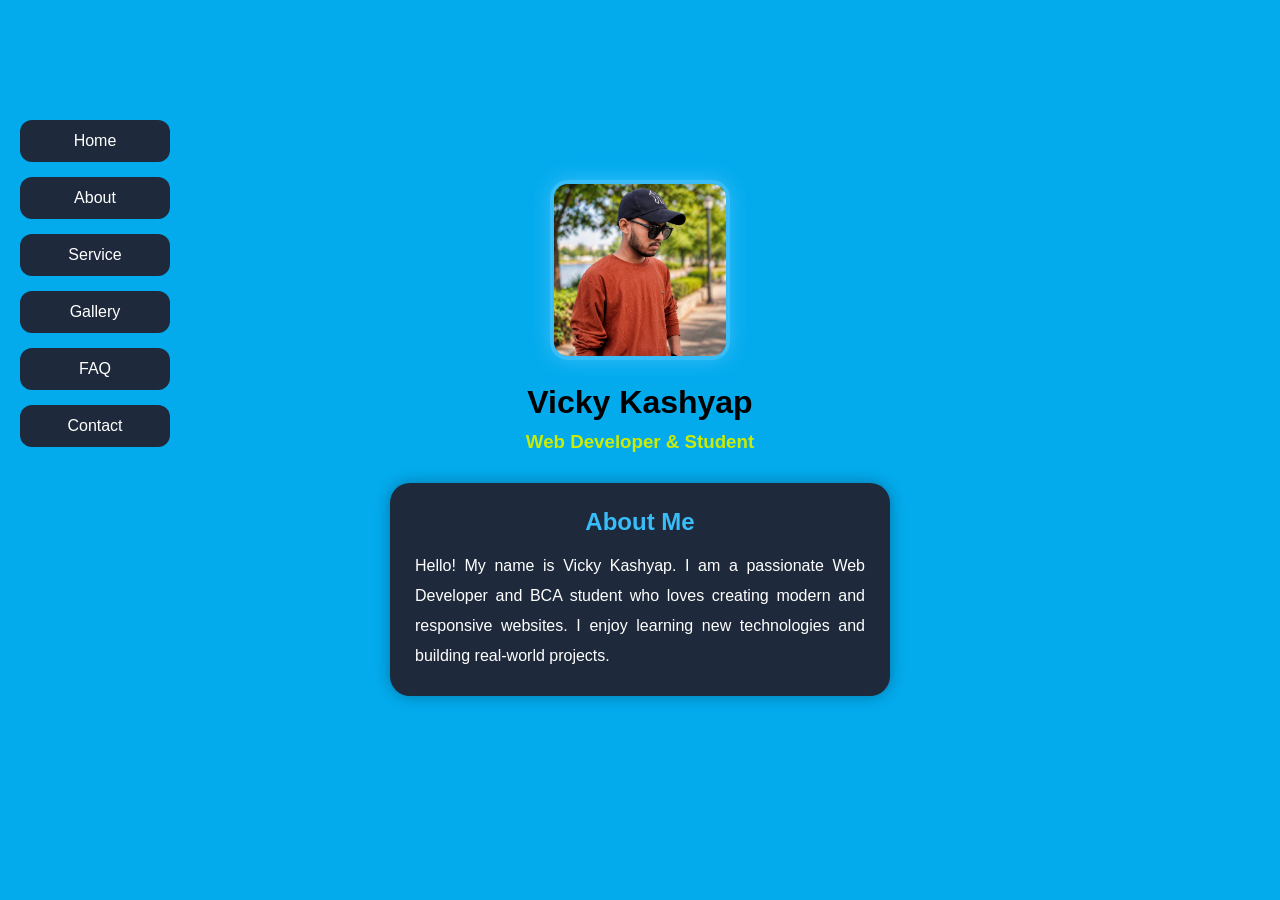
<file: about.html>
<!DOCTYPE html>

<html>

<head>

  <title>About Me</title>

  <link rel="stylesheet"
  href="style.css">

</head>

<body>

<div class="navbar">

  <a href="index.html">Home</a>

  <a href="about.html">About</a>

  <a href="service.html">Service</a>

  <a href="gallery.html">Gallery</a>

  <a href="faq.html">FAQ</a>

  <a href="contact.html">Contact</a>

</div>

<div class="about-page">

  <!-- Profile -->

  <img src="pic.jpg"
  alt="profile">

  <h1 style="color: black;">Vicky Kashyap</h1>

  <h3 style="color: rgb(204, 235, 4);">Web Developer & Student</h3>

  <!-- About -->

  <div class="about-card">

    <h2>About Me</h2>

    <p>

      Hello! My name is Vicky Kashyap.
      I am a passionate Web Developer
      and BCA student who loves creating
      modern and responsive websites.

      I enjoy learning new technologies
      and building real-world projects.

    </p>

  </div>

</div>

</body>

</html>
</file>
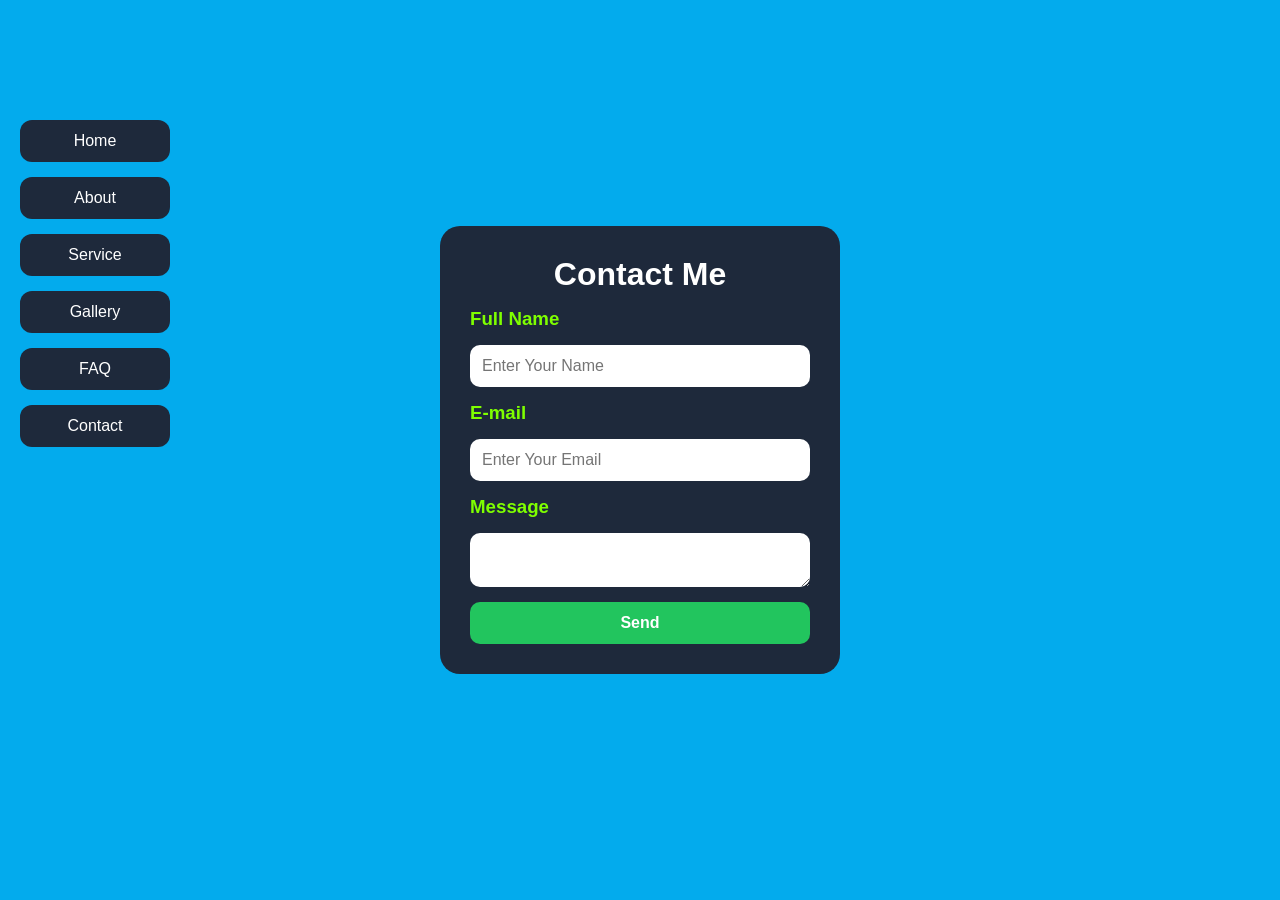
<file: contact.html>
<!DOCTYPE html>

<html>

<head>

  <title>Contact</title>

  <link rel="stylesheet"
  href="style.css">

</head>

<body>

<div class="navbar">

  <a href="index.html">Home</a>

  <a href="about.html">About</a>
  
  <a href="service.html">Service</a>

  <a href="gallery.html">Gallery</a>

  <a href="faq.html">FAQ</a>

  <a href="contact.html">Contact</a>

</div>

<div class="contact-page">

  <h1>Contact Me</h1>

  <h3 style="color: chartreuse;">Full Name</h3>
  <input type="text"
  placeholder="Enter Your Name">
  
  <h3 style="color: chartreuse;">E-mail</h3>
  <input type="email"
  placeholder="Enter Your Email">

  <h3 style="color: chartreuse;">Message</h3>
  <textarea
  placeholder="Message">
  </textarea>

  <button>
    Send
  </button>

</div>

</body>

</html>
</file>
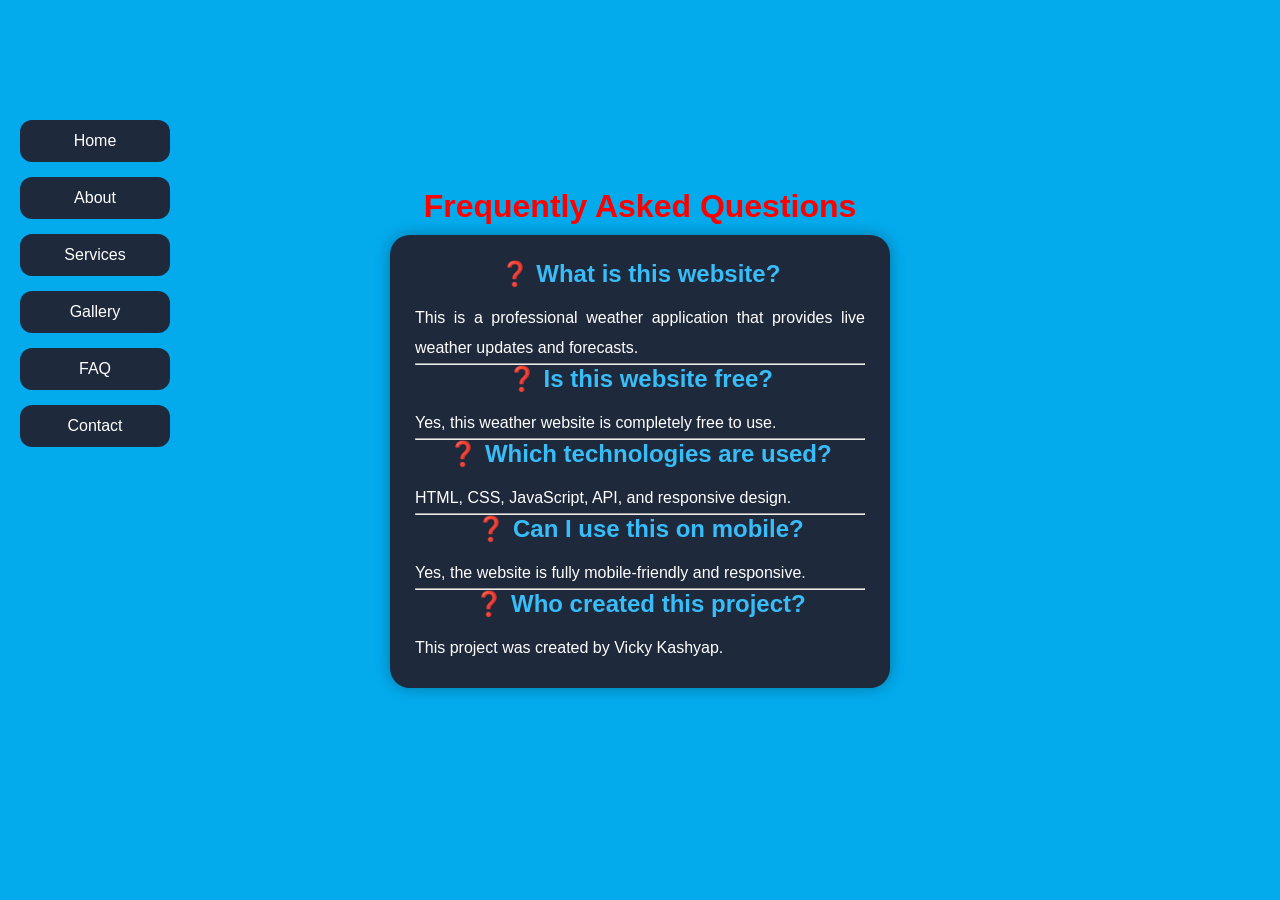
<file: faq.html>
<!DOCTYPE html>

<html>

<head>

  <title>FAQ</title>

  <link rel="stylesheet"
  href="style.css">

</head>

<body>

<div class="navbar">

  <a href="index.html">Home</a>

  <a href="about.html">About</a>

  <a href="services.html">Services</a>

  <a href="gallery.html">Gallery</a>

  <a href="faq.html">FAQ</a>

  <a href="contact.html">Contact</a>

</div>

<div class="about-page">

  <h1 style="color: red;">Frequently Asked Questions</h1>

  <div class="about-card">

    <h2>❓ What is this website?</h2>

    <p>

      This is a professional weather
      application that provides live
      weather updates and forecasts.

    </p>

    <hr>

    <h2>❓ Is this website free?</h2>

    <p>

      Yes, this weather website is
      completely free to use.

    </p>

    <hr>

    <h2>❓ Which technologies are used?</h2>

    <p>

      HTML, CSS, JavaScript,
      API, and responsive design.

    </p>

    <hr>

    <h2>❓ Can I use this on mobile?</h2>

    <p>

      Yes, the website is fully
      mobile-friendly and responsive.

    </p>

    <hr>

    <h2>❓ Who created this project?</h2>

    <p>

      This project was created by
      Vicky Kashyap.

    </p>

  </div>

</div>

</body>

</html>
</file>
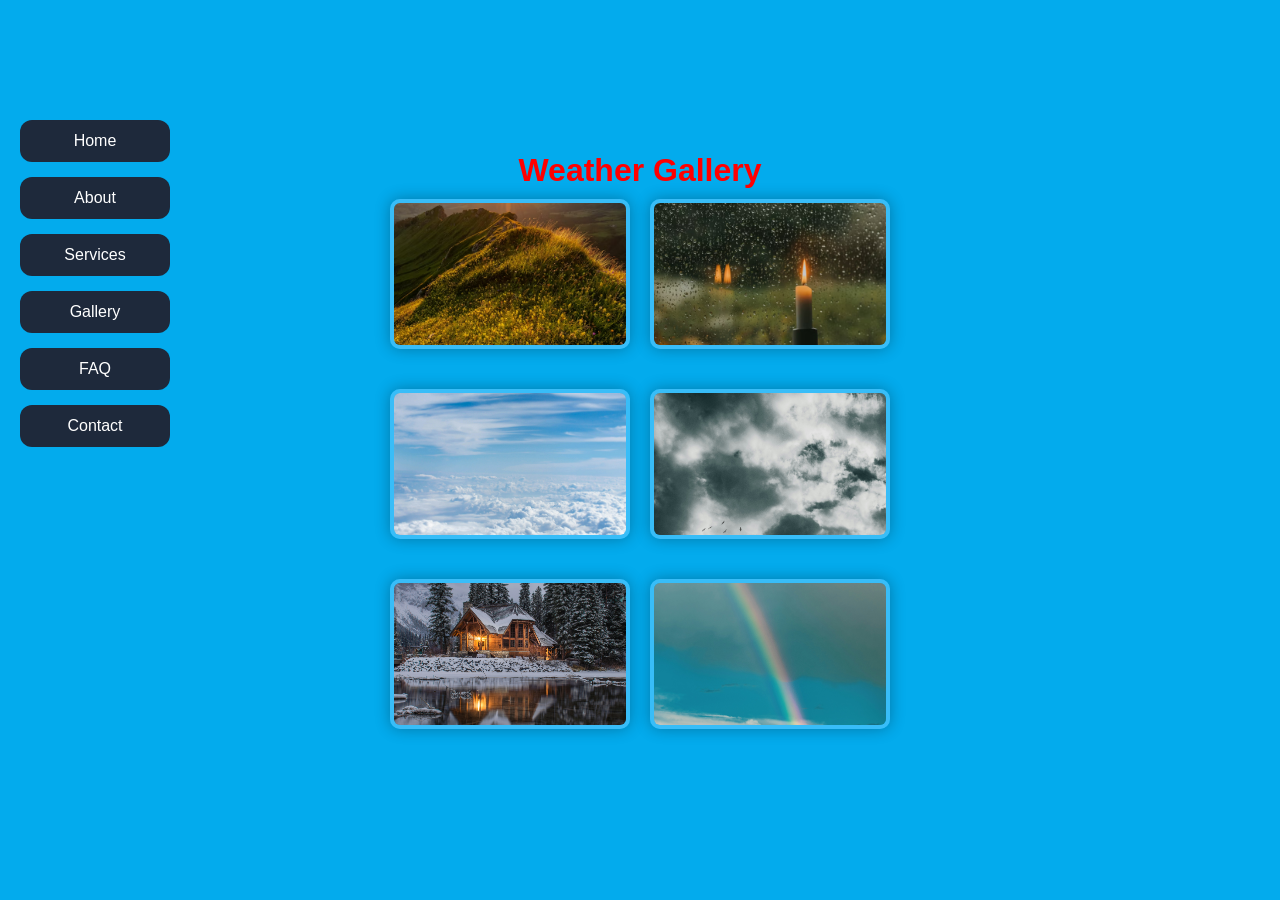
<file: gallery.html>
<!DOCTYPE html>

<html>

<head>

  <title>Gallery</title>

  <link rel="stylesheet"
  href="style.css">

</head>

<body>

<div class="navbar">

  <a href="index.html">Home</a>

  <a href="about.html">About</a>

  <a href="services.html">Services</a>

  <a href="gallery.html">Gallery</a>

  <a href="faq.html">FAQ</a>

  <a href="contact.html">Contact</a>

</div>

<div class="about-page">

  <h1 style="color: red;">Weather Gallery</h1>

  <div class="gallery-box">

    <img src="sun.jpg">

    <img src="rain.jpg">

    <img src="cloud.jpg">

    <img src="storm.jpg">

    <img src="snow.jpg">

    <img src="rainbow.jpg">

  </div>

</div>

</body>

</html>
</file>
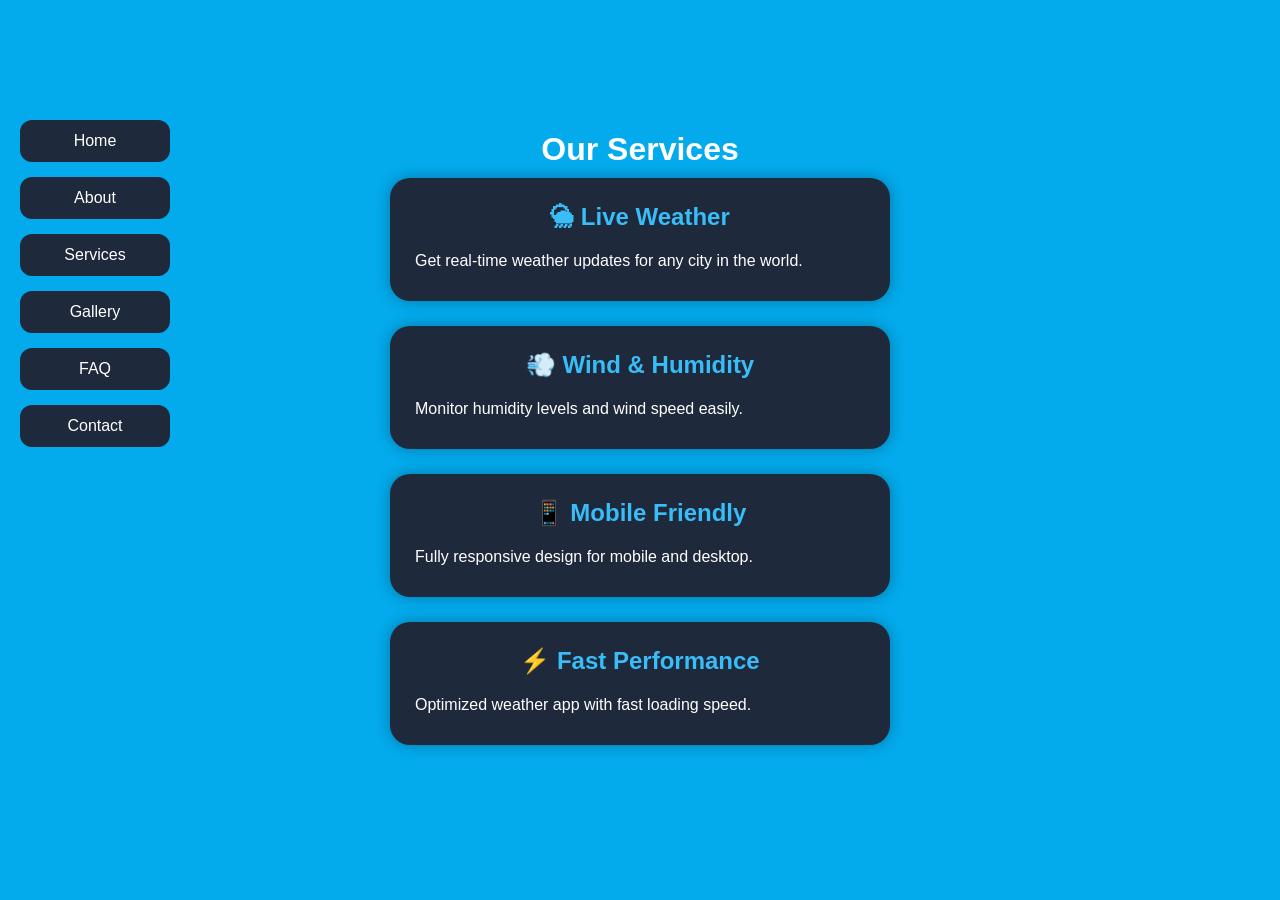
<file: service.html>
<!DOCTYPE html>

<html>

<head>

  <title>Services</title>

  <link rel="stylesheet"
  href="style.css">

</head>

<body>

<div class="navbar">

  <a href="index.html">Home</a>

  <a href="about.html">About</a>

  <a href="services.html">Services</a>

  <a href="gallery.html">Gallery</a>

  <a href="faq.html">FAQ</a>

  <a href="contact.html">Contact</a>

</div>

<div class="about-page">

  <h1>Our Services</h1>

  <!-- Service 1 -->

  <div class="about-card">

    <h2>🌦 Live Weather</h2>

    <p>

      Get real-time weather updates
      for any city in the world.

    </p>

  </div>

  <!-- Service 4 -->

  <div class="about-card">

    <h2>💨 Wind & Humidity</h2>

    <p>

      Monitor humidity levels
      and wind speed easily.

    </p>

  </div>

  <!-- Service 5 -->

  <div class="about-card">

    <h2>📱 Mobile Friendly</h2>

    <p>

      Fully responsive design
      for mobile and desktop.

    </p>

  </div>

  <!-- Service 6 -->

  <div class="about-card">

    <h2>⚡ Fast Performance</h2>

    <p>

      Optimized weather app
      with fast loading speed.

    </p>

  </div>

</div>

</body>

</html>
</file>
<file: style.css>
#loading{
  display:none;
  text-align:center;
  margin-top:20px;
  color:white;
}

/* Loader Circle */

.loader{
  width:60px;
  height:60px;
  border:6px solid rgba(255,255,255,0.2);
  border-top:6px solid #38bdf8;
  border-radius:50%;
  margin:auto;
  animation:spin 1s linear infinite;
}

/* Animation */

@keyframes spin{

  0%{
    transform:rotate(0deg);
  }

  100%{
    transform:rotate(360deg);
  }
}

#loading p{
  margin-top:10px;
  font-size:16px;
}

*{
  margin:0;
  padding:0;
  box-sizing:border-box;
  font-family:Arial;
}

body{
  height:100vh;
  display:flex;
  justify-content:center;
  align-items:center;
  background:#03abed;
}


.weather-box{
  width:480px;
  padding:55px;
  border-radius:px;
  background:#ec050500;
  box-shadow:0 8px 20px rgba(0,0,0,0.3);
  color:white;

  background:rgba(247, 7, 7, 0.08);
  backdrop-filter:blur(30px);
  border:5px solid rgb(147, 3, 243);

  box-shadow:
0 0 10px rgba(237, 2, 2, 0.5),
0 0 20px rgba(59,130,246,0.4),
0 0 40px rgba(59,130,246,0.3);
}

table{
  width:100%;
}

td{
  padding:10px;
}

input{
  width:100%;
  padding:12px;
  border:none;
  border-radius:10px;
  outline:none;
  font-size:16px;
}

button{
  width:100%;
  padding:12px;
  border:none;
  border-radius:10px;
  cursor:pointer;
  font-size:16px;
  font-weight:bold;
}

.weather-info{
  text-align:center;
  margin-top:20px;
}

.weather-info img{
  width:120px;
}

.temp{
  font-size:55px;
  font-weight:bold;
}

.city{
  font-size:28px;
  margin-top:5px;
}

.details{
  margin-top:20px;
  text-align:center;
}

.details td{
  background:rgba(234, 4, 4, 0.806);
  border-radius:10px;
}

.details h3{
  font-size:24px;
}

.map-box{
  margin-top:25px;
}

.map-box h2{
  text-align:center;
  margin-bottom:15px;
}

@media(max-width:500px){

  .weather-box{
    width:95%;
  }

  .temp{
    font-size:40px;
  }

}

.profile-box{
  margin-top:30px;
  padding:25px;
  background:#1e293b;
  border-radius:20px;
  text-align:center;
  color:white;
  box-shadow:0 0 20px rgba(0,0,0,0.3);
}

.profile-box img{
  width:120px;
  height:120px;
  border-radius:50%;
  border:4px solid #38bdf8;
  margin-bottom:15px;
}

.profile-box h2{
  margin-bottom:10px;
}

.profile-box p{
  color:#cbd5e1;
  margin-bottom:20px;
}

.profile-table{
  width:100%;
  margin-bottom:20px;
}

.profile-table td{
  padding:12px;
  background:#334155;
  border-radius:10px;
}

.social-icons{
  display:flex;
  flex-direction:column;
  gap:12px;
  margin-top:20px;
}

.social-icons a{
  text-decoration:none;
  color:white;
  background:#334155;
  padding:12px;
  border-radius:12px;
  transition:0.3s;
}

.social-icons a:hover{
  background:#38bdf8;
  transform:scale(1.05);
}

.resume-btn{
  margin-top:20px;
  width:100%;
  padding:12px;
  border:none;
  border-radius:12px;
  background:#22c55e;
  color:white;
  font-size:16px;
  cursor:pointer;
  transition:0.3s;
}

.resume-btn:hover{
  background:#16a34a;
}

.main-container{
  display:flex;
  gap:30px;
  align-items:flex-start;
}

.footer{
  text-align:center;
  margin-top:20px;
  color:rgb(19, 19, 19);
  font-size:18px;
}

.navbar{
  position:fixed;
  left:20px;
  top:120px;

  display:flex;
  flex-direction:column;

  gap:15px;
}

.navbar a{
  width:150px;

  text-align:center;

  color:white;
  text-decoration:none;

  background:#1e293b;

  padding:12px;

  border-radius:12px;

  transition:0.3s;
}

.navbar a:hover{
  background:#38bdf8;
  transform:translateX(10px);
}

.navbar a{
  color:white;
  text-decoration:none;
  padding:10px 18px;
  background:#1e293b;
  border-radius:10px;
  transition:0.3s;
}

.navbar a:hover{
  background:#38bdf8;
  transform:scale(1.05);
}

.contact-page{
  width:400px;
  margin:50px auto;
  padding:30px;
  background:#1e293b;
  border-radius:20px;
  display:flex;
  flex-direction:column;
  gap:15px;
}

.contact-page h1{
  color:white;
  text-align:center;
}

.contact-page input,
.contact-page textarea{
  padding:12px;
  border:none;
  border-radius:10px;
}

.contact-page button{
  padding:12px;
  border:none;
  border-radius:10px;
  background:#22c55e;
  color:white;
  cursor:pointer;
}

.services-page{
  text-align:center;
  margin-top:50px;
}

.services-page h1{
  color:white;
}

.service-card{
  width:300px;
  margin:20px auto;
  padding:20px;
  background:#334155;
  border-radius:15px;
  color:white;
}

.main-layout{
  display:flex;
  justify-content:center;
  align-items:center;

  margin-top:40px;
  margin-left:220px;
}

.navbar{
  position:fixed;

  left:20px;
  top:120px;

  display:flex;
  flex-direction:column;

  gap:15px;
}

.navbar a{
  width:150px;

  text-align:center;

  color:white;
  text-decoration:none;

  background:#1e293b;

  padding:12px;

  border-radius:12px;

  transition:0.3s;
}

.navbar a:hover{
  background:#38bdf8;

  transform:translateX(10px);
}

.about-page p{
  line-height:30px;
  color:#0c0c0c;
  text-align:justify;
}

.about-page{
  width:500px;
  margin:40px auto;
  text-align:center;
  color:white;

  animation:fadeIn 1.5s ease;
}

.about-page img{
  width:180px;
  height:180px;

  border-radius:10%;

  object-fit:cover;

  border:4px solid #38bdf8;

  margin-bottom:20px;

  box-shadow:0 0 20px #38bdf8;

  animation:float 3s ease-in-out infinite;
}

.about-page h1{
  margin-bottom:10px;
}

.about-page h3{
  color:#cbd5e1;
  margin-bottom:30px;
}

.about-card{
  background:#1e293b;

  padding:25px;

  margin-bottom:25px;

  border-radius:20px;

  transition:0.4s;

  box-shadow:0 0 15px rgba(0,0,0,0.3);
}

.about-card:hover{
  transform:translateY(-10px);

  background:#334155;
}

.about-card h2{
  margin-bottom:15px;

  color:#38bdf8;
}

.about-card p{
  line-height:30px;

  color:white;
}

.about-card ul{
  list-style:none;
  padding:0;
}

.about-card li{
  background:#334155;

  margin:10px 0;

  padding:12px;

  border-radius:10px;

  transition:0.3s;
}

.about-card li:hover{
  background:#38bdf8;

  transform:scale(1.05);
}

@keyframes fadeIn{

  from{
    opacity:0;
    transform:translateY(30px);
  }

  to{
    opacity:1;
    transform:translateY(0);
  }
}

@keyframes float{

  0%{
    transform:translateY(0px);
  }

  50%{
    transform:translateY(-10px);
  }

  100%{
    transform:translateY(0px);
  }
}

.services-page{

  animation:fadeIn 1.5s ease;
}

.services-page h1{

  color:white;

  text-align:center;

  margin-top:40px;

  margin-bottom:40px;
}

.service-card{

  width:500px;

  margin:25px auto;

  padding:25px;

  background:#1e293b;

  border-radius:20px;

  color:white;

  transition:0.4s;

  box-shadow:0 0 20px rgba(0,0,0,0.3);
}

.service-card:hover{

  transform:translateY(-10px)
  scale(1.03);

  background:#334155;
}

.service-card h2{

  margin-bottom:15px;

  color:#38bdf8;
}

.service-card p{

  line-height:28px;
}

.gallery-box{

  display:grid;

  grid-template-columns:
  repeat(2,1fr);

  gap:20px;
}

.gallery-box img{

  width:100%;

  height:150px;

  object-fit:cover;

  border-radius:10px;

  transition:0.4s;

  box-shadow:0 0 15px rgba(0,0,0,0.3);
}

.gallery-box img:hover{

  transform:scale(1.05);

  box-shadow:0 0 25px #38bdf8;
}
</file>
